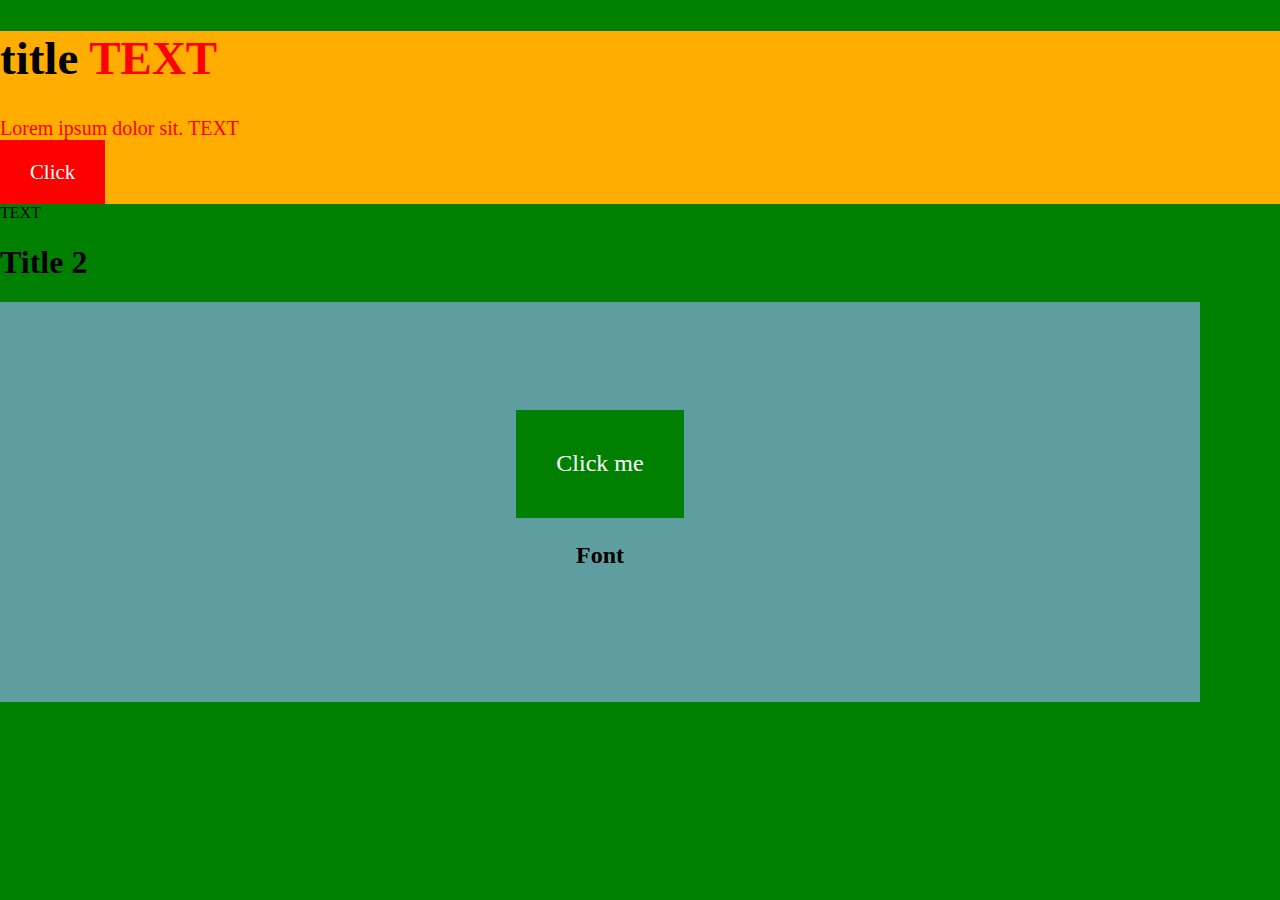
<file: SASS practice/index.html>
<!DOCTYPE html>
<html lang="en">
  <head>
    <meta charset="UTF-8" />
    <meta name="viewport" content="width=device-width, initial-scale=1.0" />
    <title>Document</title>
    <link rel="stylesheet" href="css/style.css" />
  </head>
  <body>
    <div class="wrapper active">
      <h1>title <span>TEXT</span></h1>
      <p>Lorem ipsum dolor sit. <span>TEXT</span></p>
      <button>Click</button>
    </div>
    <span>TEXT</span>

    <h1>Title 2</h1>

    <div class="container">
      <div class="element"></div>
      <button>Click me</button>
      <h2>Font</h2>
    </div>
  </body>
</html>
</file>
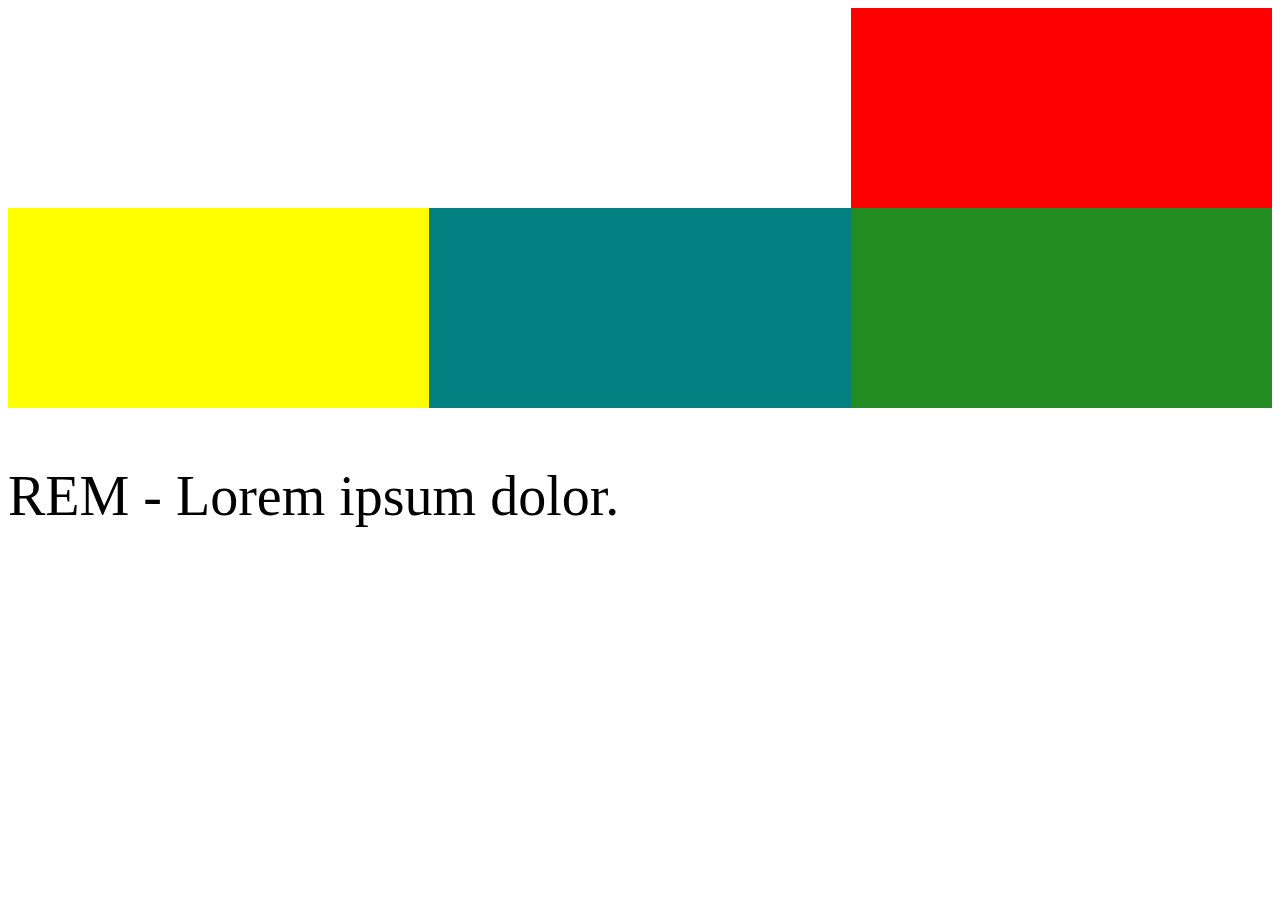
<file: GRID/basics/index.html>
<!doctype html>
<html lang="en">
<head>
    <meta charset="UTF-8">
    <meta name="viewport"
          content="width=device-width, user-scalable=no, initial-scale=1.0, maximum-scale=1.0, minimum-scale=1.0">
    <meta http-equiv="X-UA-Compatible" content="ie=edge">
    <title>Document</title>
    <link rel="stylesheet" href="style.css">
</head>
<body>
    <div class="grid-wrapper">
        <div class="grid-item1"></div>
        <div class="grid-item2"></div>
        <div class="grid-item3"></div>
        <div class="grid-item4"></div>
    </div>

    <div class="text">
        <p>REM - Lorem ipsum dolor.</p>
    </div>
</body>
</html>
</file>
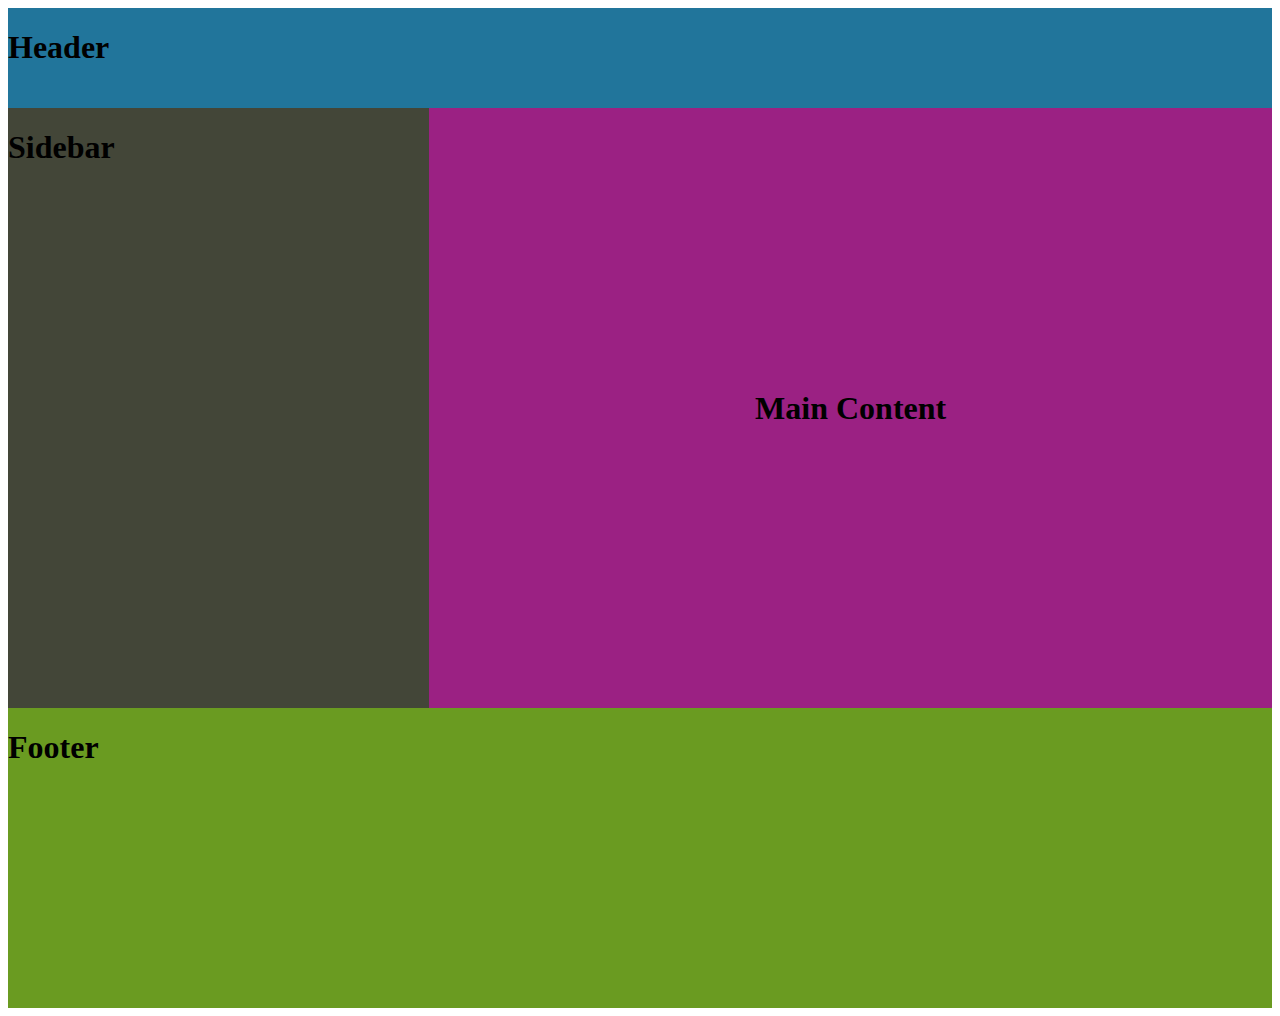
<file: GRID/grid-areas/index.html>
<!doctype html>
<html lang="en">
<head>
    <meta charset="UTF-8">
    <meta name="viewport"
          content="width=device-width, user-scalable=no, initial-scale=1.0, maximum-scale=1.0, minimum-scale=1.0">
    <meta http-equiv="X-UA-Compatible" content="ie=edge">
    <title>Document</title>
    <link rel="stylesheet" href="style.css">
</head>
<body>
    <div class="wrapper">
        <div class="header"><h1>Header</h1></div>
        <div class="main-content"><h1>Main Content</h1></div>
        <div class="sidebar"><h1>Sidebar</h1> </div>
        <div class="footer"><h1>Footer</h1> </div>
    </div>
</body>
</html>
</file>
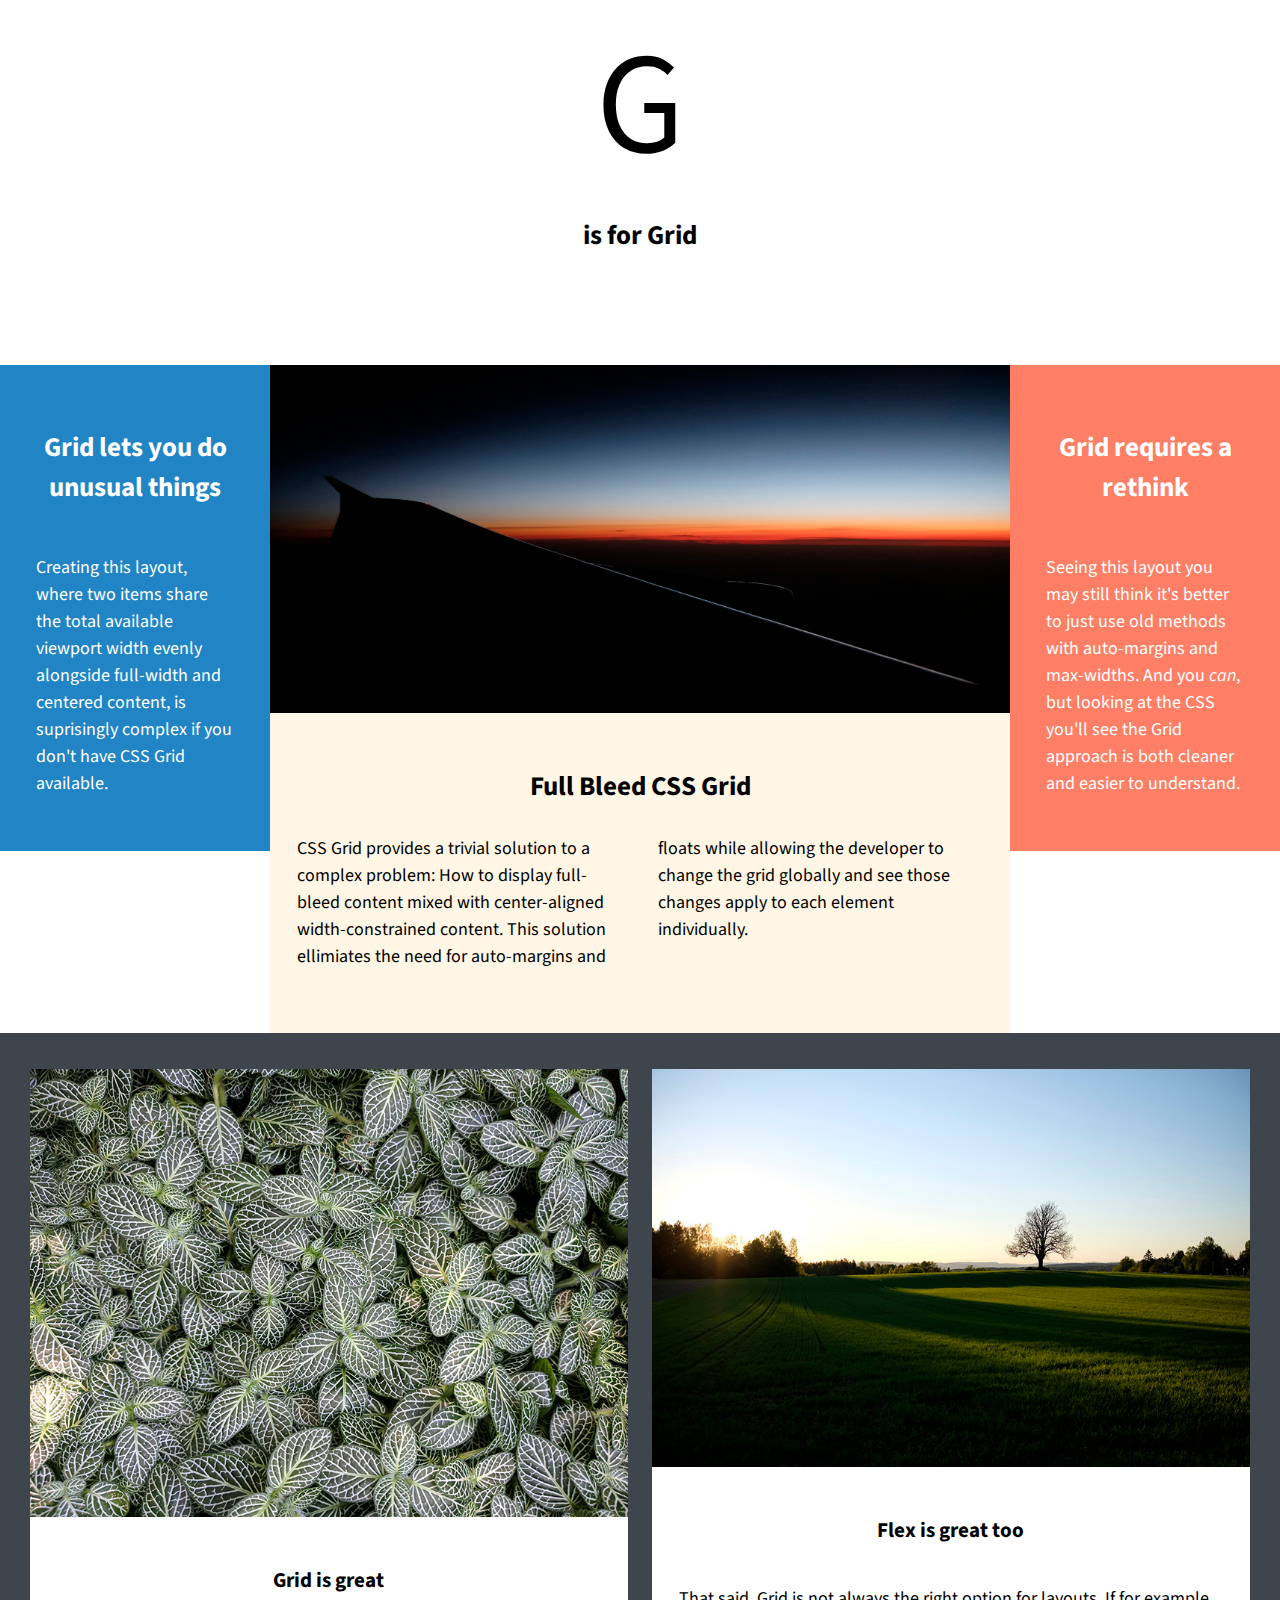
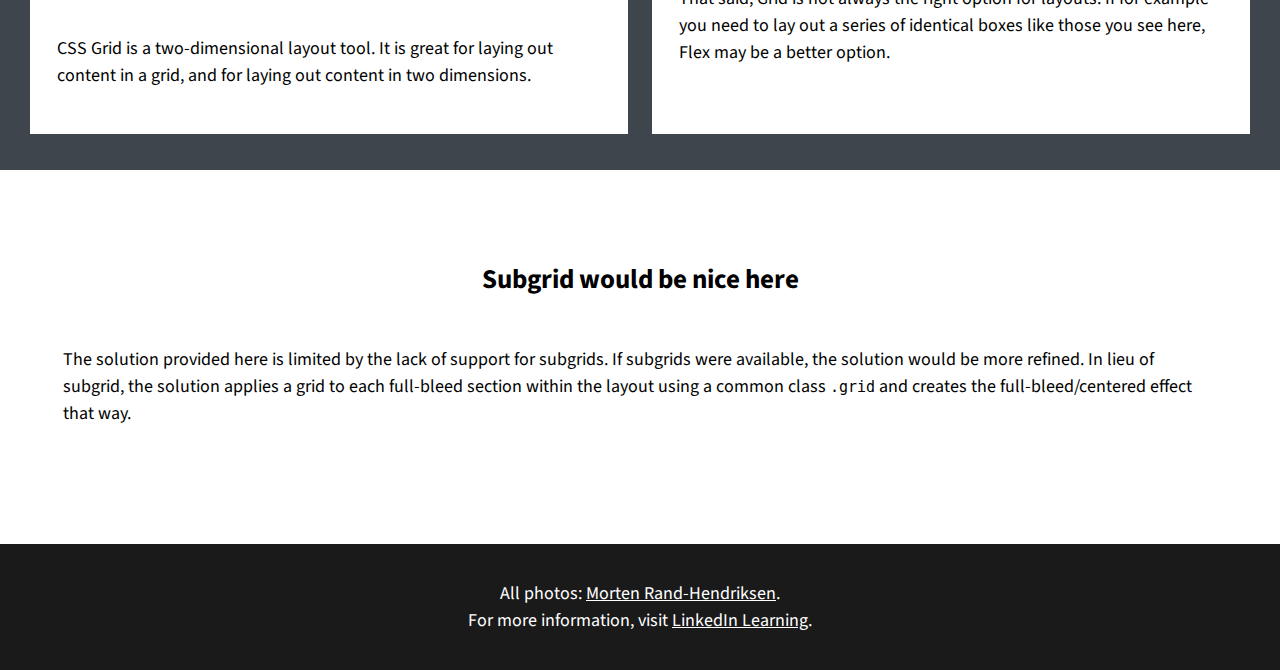
<file: GRID/multi-column-layout/index.html>
<!DOCTYPE html>
<html lang="en-US">

<head>
    <meta charset="UTF-8">
    <meta name="viewport" content="width=device-width, initial-scale=1">
    <title>Basic Grid Demo</title>
    <link href="https://fonts.googleapis.com/css?family=PT+Serif:400,400i,700,700i|Source+Sans+Pro:400,400i,600,600i" rel="stylesheet">
    <link rel="stylesheet" href="style-main.css" type="text/css" media="all">
</head>

<body class="site">
    <a class="skip-link screen-reader-text" href="#content">Skip to content</a>

    <header class="masthead">
        <div class="logo">G</div>
        <h2 class="site-title">is for Grid</h2>
    </header><!-- .masthead -->

    <figure class="feature">
        <img src="images/wing.jpg" alt="The sun sets behind the wing of an airliner.">
    </figure>

    <main id="content" class="main-area">
        <section class="splash">
            <div class="splash-content">
                <h2 class="content-title">Full Bleed CSS Grid</h2>
                <div class="splash-text">
                    <p>CSS Grid provides a trivial solution to a complex problem: How to display full-bleed content mixed with center-aligned width-constrained content. This solution ellimiates the need for auto-margins and floats while allowing the developer to change the grid globally and see those changes apply to each element individually.</p>
                </div><!-- .splash-text -->
            </div><!-- .splash-content -->
        </section><!-- .splash -->

        <section class="buckets">
            <ul>
                <li>
                    <img src="images/nerve.jpg" alt="The leaves of a Nerve Plant.">
                    <div class="bucket">
                        <h3 class="bucket-title">Grid is great</h3>
                        <p>CSS Grid is a two-dimensional layout tool. It is great for laying out content in a grid, and for laying out content in two dimensions.</p>
                    </div><!-- .bucket -->
                </li>
                <li>
                    <img src="images/tree.jpg" alt="A solitary tree in a field.">
                    <div class="bucket">
                        <h3 class="bucket-title">Flex is great too</h3>
                        <p>That said, Grid is not always the right option for layouts. If for example you need to lay out a series of identical boxes like those you see here, Flex may be a better option.</p>
                    </div><!-- .bucket -->
                </li>
            </ul>
        </section><!-- .buckets -->

        <section class="more">
            <div class="more-content">
                <h2 class="content-title">Subgrid would be nice here</h2>
                <p>The solution provided here is limited by the lack of support for subgrids. If subgrids were available, the solution would be more refined. In lieu of subgrid, the solution applies a grid to each full-bleed section within the layout using a common class <code>.grid</code> and creates the full-bleed/centered effect that way.<p>
            </div><!-- .more-content -->
        </section><!-- .more -->

    </main>

    <aside class="sidebar">
        <div class="twin">
            <h2 class="content-title">Grid lets you do unusual things</h2>
            <p>Creating this layout, where two items share the total available viewport width evenly alongside full-width and centered content, is suprisingly complex if you don't have CSS Grid available.</p>
        </div>
        <div class="twin">
            <h2 class="content-title">Grid requires a rethink</h2>
            <p>Seeing this layout you may still think it's better to just use old methods with auto-margins and max-widths. And you <em>can</em>, but looking at the CSS you'll see the Grid approach is both cleaner and easier to understand.</p>
        </div>
    </aside><!-- .sidebar -->

    <footer class="colophon">
		<aside>All photos: <a href="https://twitter.com/mor10" target="_blank" rel="nofollow">Morten Rand-Hendriksen</a>.</aside>
        <aside>For more information, visit <a href="https://linkedin.com/learning" target="_blank" rel="nofollow">LinkedIn Learning</a>.</aside>
    </footer>

</body>

</html>
</file>
<file: SASS practice/css/style.css>
html {
  line-height: 1.15; /* 1 */
  -webkit-text-size-adjust: 100%; /* 2 */
}

body {
  margin: 0;
}

main {
  display: block;
}

h1 {
  font-size: 2em;
  margin: 0.67em 0;
}

hr {
  box-sizing: content-box; /* 1 */
  height: 0; /* 1 */
  overflow: visible; /* 2 */
}

pre {
  font-family: monospace, monospace; /* 1 */
  font-size: 1em; /* 2 */
}

a {
  background-color: transparent;
}

abbr[title] {
  border-bottom: none; /* 1 */
  text-decoration: underline; /* 2 */
  -webkit-text-decoration: underline dotted;
          text-decoration: underline dotted; /* 2 */
}

b,
strong {
  font-weight: bolder;
}

code,
kbd,
samp {
  font-family: monospace, monospace; /* 1 */
  font-size: 1em; /* 2 */
}

small {
  font-size: 80%;
}

sub,
sup {
  font-size: 75%;
  line-height: 0;
  position: relative;
  vertical-align: baseline;
}

sub {
  bottom: -0.25em;
}

sup {
  top: -0.5em;
}

img {
  border-style: none;
}

button,
input,
optgroup,
select,
textarea {
  font-family: inherit; /* 1 */
  font-size: 100%; /* 1 */
  line-height: 1.15; /* 1 */
  margin: 0; /* 2 */
}

button,
input {
  /* 1 */
  overflow: visible;
}

button,
select {
  /* 1 */
  text-transform: none;
}

button,
[type=button],
[type=reset],
[type=submit] {
  -webkit-appearance: button;
}

button::-moz-focus-inner,
[type=button]::-moz-focus-inner,
[type=reset]::-moz-focus-inner,
[type=submit]::-moz-focus-inner {
  border-style: none;
  padding: 0;
}

button:-moz-focusring,
[type=button]:-moz-focusring,
[type=reset]:-moz-focusring,
[type=submit]:-moz-focusring {
  outline: 1px dotted ButtonText;
}

fieldset {
  padding: 0.35em 0.75em 0.625em;
}

legend {
  box-sizing: border-box; /* 1 */
  color: inherit; /* 2 */
  display: table; /* 1 */
  max-width: 100%; /* 1 */
  padding: 0; /* 3 */
  white-space: normal; /* 1 */
}

progress {
  vertical-align: baseline;
}

textarea {
  overflow: auto;
}

[type=checkbox],
[type=radio] {
  box-sizing: border-box; /* 1 */
  padding: 0; /* 2 */
}

/**
     * Correct the cursor style of increment and decrement buttons in Chrome.
     */
[type=number]::-webkit-inner-spin-button,
[type=number]::-webkit-outer-spin-button {
  height: auto;
}

/**
     * 1. Correct the odd appearance in Chrome and Safari.
     * 2. Correct the outline style in Safari.
     */
[type=search] {
  -webkit-appearance: textfield; /* 1 */
  outline-offset: -2px; /* 2 */
}

/**
     * Remove the inner padding in Chrome and Safari on macOS.
     */
[type=search]::-webkit-search-decoration {
  -webkit-appearance: none;
}

/**
     * 1. Correct the inability to style clickable types in iOS and Safari.
     * 2. Change font properties to `inherit` in Safari.
     */
::-webkit-file-upload-button {
  -webkit-appearance: button; /* 1 */
  font: inherit; /* 2 */
}

/* Interactive
       ========================================================================== */
/*
     * Add the correct display in Edge, IE 10+, and Firefox.
     */
details {
  display: block;
}

/*
     * Add the correct display in all browsers.
     */
summary {
  display: list-item;
}

/* Misc
       ========================================================================== */
/**
     * Add the correct display in IE 10+.
     */
template {
  display: none;
}

/**
     * Add the correct display in IE 10.
     */
[hidden] {
  display: none;
}

* {
  margin: 0;
  padding: 0;
  box-sizing: border-box;
}

body {
  background-color: green;
}

.wrapper {
  display: flex;
  align-items: center;
  justify-content: center;
}

.wrapper button {
  padding: 20px 30px;
  color: white;
  background-color: black;
  font-size: 1.3rem;
  border: none;
}

.wrapper button {
  background-color: red;
}

.wrapper {
  background-color: rgb(255, 174, 0);
}
.wrapper h1 {
  font-size: 47px;
  font-weight: bold;
}
.wrapper h1 span {
  color: red;
}
.wrapper h1 span:hover {
  color: floralwhite;
}
.wrapper h1:hover {
  color: floralwhite;
}
.wrapper p {
  font-size: 20px;
  color: red;
}
.wrapper.active {
  display: block;
}
.container {
  display: flex;
  justify-content: center;
  align-items: center;
  flex-wrap: nowrap;
  flex-direction: column;
  background-color: cadetblue;
  max-width: 1200px;
  height: 400px;
}
.container .element {
  background-color: chartreuse;
  width: getPercent(400, 1200) "%";
  height: getPercent(400, 1200) "%";
}
.container button {
  border: none;
  padding: 40px;
  color: white;
  background-color: green;
  font-size: 1.5rem;
}
.container h2 {
  font-size: 1.5rem;
  padding: 1.5rem;
}

h1 {
  color: black;
}/*# sourceMappingURL=style.css.map */
</file>
<file: GRID/basics/style.css>
.grid-wrapper{
    display: grid;
    grid-template-columns: 50% 50%;
    grid-template-columns: 1fr 1fr; /*Fractions*/
    grid-template-columns: 1fr 2fr;
    grid-template-columns: 900px minmax(100px, 200px) 500px; /*minmax*/ /*1em = 16px*/
    grid-template-columns: repeat(3, 1fr); /*repeat()*/
    grid-template-columns: [line-first] 1fr [line-second] 1fr [line-third] 1fr [line-last]; /*named lines*/
    grid-template-columns: [main-start] 1fr [main-end] 1fr [sidebar-start] 1fr [sidebar-end]; /*named lines*/
}

.grid-wrapper div{
    width: 100%;
    height: 200px;
}

.grid-item1{
    background-color: red;
    grid-column: 1/4;
    grid-column: line-second/line-last;
    grid-column: sidebar;
    /*!*named lines*!*/
    /*grid-column: main-start/sidebar-end;*/
    /*grid-column: main/sidebar;*/
    /*grid-column: main;*/
    /*grid-row: 1/2;*/
}
.grid-item2{
    background-color: yellow;
}
.grid-item3{
    background-color: teal;
    /*grid-column: 2 span;*/
    /*grid-row: 2/3;*/
}
.grid-item4{
    background-color: forestgreen;
    /*grid-row: 3; !*extendable*!*/
}

.text{
    font-size: 28px;
}

.text p{
    font-size: 32px;
    font-size: 2rem; /*1rem = 24px*/ /*font-side: 48px*/
    font-size: 2em; /*1em = 28px*/ /*font-size: 52px*/
}

/*button{*/
/*    font-size: 30px;*/
/*}*/

/*button{*/
/*    padding: 1em;*/
/*}*/
</file>
<file: GRID/grid-areas/style.css>
/*.wrapper{*/
/*    display: grid;*/
/*    grid-template-columns: repeat(3, 1fr);*/
/*    grid-template-rows: minmax(100px, auto) repeat(3, minmax(200px, auto)) minmax(300px, auto);*/
/*    grid-template-areas:*/
/*        "header header header"*/
/*        "sidebar main main"*/
/*        "sidebar main main"*/
/*        "sidebar main main"*/
/*        "footer footer footer"*/
/*    ;        !*Create empty area with ".":   "sidebar . main"*!*/
/*}*/

.wrapper{
    display: grid;
    grid-template-columns: repeat(3, 1fr);
    grid-template-rows: minmax(100px, auto) repeat(3, minmax(200px, auto)) minmax(300px, auto);
    grid-auto-rows: minmax(100px, auto);
    grid-template-areas:
        "header header header"
        "sidebar main main"
        "sidebar main main"
        "sidebar main main"
        "footer footer footer"
    ;
}

.wrapper div{
    /*height: 200px;*/
}
.header{
    background-color: #21759b;
    grid-area: header;
}
.main-content{
    background-color: #9b2183;
    grid-area: main;
    display: inherit;
    align-content: center;
    justify-content: center;
}
.sidebar{
    background-color: #434638;
    grid-area: sidebar;
}
.footer{
    background-color: #6a9b21;
    grid-area: footer;
}

@media screen and (max-width: 768px){
    .wrapper{
        grid-template-columns: repeat(2, 1fr);
        grid-template-rows: minmax(100px, auto) minmax(150px, auto) repeat(3, minmax(200px, auto)) minmax(300px, auto);
        grid-template-areas:
        "header header"
        "sidebar sidebar"
        "main main"
        "main main"
        "main main"
        "footer footer"
    ;
    }
}

/*.wrapper div{*/
/*    width: 100%;*/
/*    color: white;*/
/*    font-size: 1.2rem;*/
/*    display: grid;*/
/*    place-items: center;*/
/*}*/

/*.header{*/
/*    background-color: red;*/
/*    grid-area: header;*/
/*}*/
/*.main-content{*/
/*    background-color: yellow;*/
/*    grid-area: main;*/
/*}*/
/*.sidebar{*/
/*    background-color: teal;*/
/*    grid-area: sidebar;*/
/*}*/
/*.footer{*/
/*    background-color: forestgreen;*/
/*    grid-area: footer;*/
/*}*/

/*@media screen and (max-width: 760px){*/
/*    .wrapper{*/
/*        grid-template-columns: repeat(2, 1fr);*/
/*        grid-template-rows: minmax(100px, auto) repeat(4, minmax(200px, auto)) minmax(300px, auto);*/
/*        grid-template-areas:*/
/*            "header header"*/
/*            "sidebar sidebar"*/
/*            "main main"*/
/*            "main main"*/
/*            "main main"*/
/*            "footer footer"*/
/*        ;*/
/*    }*/
/*}*/
</file>
<file: GRID/multi-column-layout/style-main.css>
/*--------------------------------------------------------------
Accessibility
--------------------------------------------------------------*/
/* Text meant only for screen readers */
.screen-reader-text {
	clip: rect(1px, 1px, 1px, 1px);
	position: absolute !important;
	height: 1px;
	width: 1px;
	overflow: hidden;
}

.screen-reader-text:hover,
.screen-reader-text:active,
.screen-reader-text:focus {
	background-color: #f1f1f1;
	border-radius: 3px;
	box-shadow: 0 0 2px 2px rgba(0, 0, 0, 0.6);
	clip: auto !important;
	color: #21759b;
	display: block;
	font-size: 14px;
	font-weight: bold;
	height: auto;
	left: 5px;
	line-height: normal;
	padding: 15px 23px 14px;
	text-decoration: none;
	top: 5px;
	width: auto;
	z-index: 100000; /* Above WP toolbar */
}

/*--------------------------------------------------------------
Typography
--------------------------------------------------------------*/

body {
	margin: 0;
}

body,
button,
input,
select,
textarea {
	font-family: 'Source Sans Pro', 'Helvetica', 'Arial', sans-serif;
	font-size: 18px;
	line-height: 1.5;
}

h1,
h2,
h3,
h4,
h5,
h6 {
	clear: both;
}

p {
	margin-bottom: 1.5em;
}

b,
strong {
	font-weight: bold;
}

dfn,
cite,
em,
i {
	font-style: italic;
}

blockquote {
	margin: 0 1.5em;
}

address {
	margin: 0 0 1.5em;
}

pre {
    display: inline-block;
    font-family: "Courier 10 Pitch", Courier, monospace;
    color: #ddca7e;
    background: #282c34;
	padding: .5em .8em;
    border-radius: .2em;
}

code,
kbd,
tt,
var {
	font: 15px Monaco, Consolas, "Andale Mono", "DejaVu Sans Mono", monospace;
}

abbr,
acronym {
	border-bottom: 1px dotted #666;
	cursor: help;
}

mark,
ins {
	background: #fff9c0;
	text-decoration: none;
}

sup,
sub {
	font-size: 75%;
	height: 0;
	line-height: 0;
	position: relative;
	vertical-align: baseline;
}

sup {
	bottom: 1ex;
}

sub {
	top: .5ex;
}

small {
	font-size: 75%;
}

big {
	font-size: 125%;
}

figure {
	margin: 0;
	padding: 0;
}


/*--------------------------------------------------------------
General styling
--------------------------------------------------------------*/

h1,
h2,
h3 {
	text-align: center;
	margin: 0;
	padding: 1em 0;
}

p {
	margin: 0;
	padding: 1em 0;
}

img {
	display: block;
	border: 0;
	width: 100%;
	height: auto;
}


/* Promo section */

.logo,
.site-title {
	text-align: center;
}

.logo {
	font-size: 8em;
}

.site-title {
	margin-top: -1em;
	margin-bottom: 3em;
}

/* Splash section */

.splash {
	background: #FFF6E5;
	padding-bottom: 2em;
}

.splash-content {
	padding: 1.5em;
}

@media screen and (min-width: 600px) {
	.splash-text {
		columns: 2;
		column-gap: 2em;
	}

	.splash-text p {
		padding-top: 0;
	}
}

/* Buckets section */

.buckets {
	padding: 2em 1em 1em;
	background: #3E454C;
}

.buckets ul {
	margin: 0;
	padding: 0;
}

.buckets li {
	margin-bottom: 1em;
	background: white;
	list-style-type: none;
}

.bucket {
	padding: 1.5em;
}

/* More section */

.more {
	padding: 2em;
}

.more-content {
	padding: 1.5em;
}

/* Twins section */

.sidebar {
	background: hsl(0, 0%, 90%);
}

.twin {
	padding: 2em;
	background: #2185C5;
	color: white;
}

.twin:last-of-type {
	background: #FF7F66;
}

/* Colophon section */
.colophon {
	padding: 2em;
	background: hsl(0, 0%, 10%);
	color: white;
	text-align: center;
}

.colophon a {
	color: white;
}

.colophon a:hover,
.colophon a:focus {
	border-bottom: 1px solid white;
}


/*--------------------------------------------------------------
Use flex to create a three-bucket layout
--------------------------------------------------------------*/

@media screen and (min-width: 700px) {
	@supports (display: flex) {

		.buckets ul {
			display: flex;
			justify-content: space-around;
		}

		.buckets li {
			width: 48%;
		}

	}
}

/*--------------------------------------------------------------
Basic responsive layout for all browsers:
--------------------------------------------------------------*/

.site {
	max-width: 50em;
	margin: 0 auto;
}

/*--------------------------------------------------------------
CSS Grid layout for modern browsers:
--------------------------------------------------------------*/

@supports (grid-area: auto) {
	@media screen and (min-width: 50em) {
		.site{
			max-width: none;
			display: grid;
			grid-template-columns: 15em auto;
		}

		.masthead{
			grid-column: 1/2;
			grid-row: 1/3;
		}

		.sidebar{
			grid-column: 2/4;
			grid-row: 3/4;
		}

		.feature{
			grid-column: 2/4;
		}

		.main-area{
			grid-column: 2/4;
			grid-row: 2/3;
		}

		.colophon{
			grid-column: 1/4;
		}
	}

	@media screen and (min-width: 65em) {
		.site{
			/*grid-template-columns: 15em auto 15em;*/
			grid-template-columns: 8em auto 13em;
		}

		.sidebar{
			grid-column: 3/4;
			grid-row: 1/4;
		}

		.main-area{
			grid-column: 2/3;
		}

		.feature{
			grid-column: 2/3;
		}
	}

	@media screen and (min-width: 75em) {
		.site{
			grid-template-columns: 15em auto 15em;
		}
		.masthead{
			grid-column: 1/4;
			grid-row: 1/2;
		}

		.feature{
			grid-row: 2/3;
		}
		.main-area{
			grid-row: 3/4;
			grid-column: 1/4;
			display: grid;
			grid-template-columns: inherit;
		}

		.splash{
			grid-column: 2/3;
		}

		.buckets, .more{
			grid-column: 1/4;
		}


		.sidebar{
			display: grid;
			grid-template-columns: inherit;
			grid-column: 1/4;
			grid-row: 2/3;
			height: 0;
		}

		.twin:last-of-type{
			grid-column: 3/4;
		}


	}
}

/*@supports (grid-area: auto) {*/
/*	@media screen and (min-width: 50em){*/
/*		.site{*/
/*			max-width: none;*/
/*			display: grid;*/
/*			grid-template-columns: 15em auto;*/
/*		}*/

/*		.masthead {*/
/*			grid-column: 1/2;*/
/*			grid-row: 1/3;*/
/*		}*/

/*		.feature{*/
/*			grid-column: 2/4;*/
/*		}*/

/*		.main-area{*/
/*			grid-column: 2/3;*/
/*		}*/

/*		.sidebar{*/
/*			grid-column: 2/3;*/
/*		}*/

/*		.colophon{*/
/*			grid-column: 1/3;*/
/*		}*/
/*	}*/

/*	@media screen and (min-width: 65em){*/

/*		.site{*/
/*			!*grid-template-columns: 15em auto 15em;*!*/
/*			grid-template-columns: 15em minmax(auto, 30em) 15em;*/
/*			justify-content: center;*/
/*		}*/
/*		.sidebar{*/
/*			grid-column: 3/4;*/
/*			!*grid-row: 1/3;*!*/
/*		}*/

/*		.colophon{*/
/*			grid-column: 1/4;*/
/*		}*/
/*	}*/

/*	@media screen and (min-width: 75em){*/
/*		.site{*/
/*			grid-template-columns: 15em auto 15em;*/
/*		}*/
/*		.masthead{*/
/*			grid-column: 1/4;*/
/*			grid-row: 1/2;*/
/*		}*/

/*		.feature{*/
/*			grid-column: 2/3;*/
/*		}*/

/*		.sidebar{*/
/*			display: inherit;*/
/*			grid-template-columns: inherit;*/
/*			grid-column: 1/4;*/
/*			grid-row: 2/3;*/
/*			height: 0;*/
/*		}*/

/*		.twin:last-of-type{*/
/*			grid-column: 3/4;*/
/*		}*/

/*		.main-area{*/
/*			display: inherit;*/
/*			grid-template-columns: inherit;*/
/*			grid-column: 1/4;*/
/*		}*/

/*		.splash{*/
/*			display: inherit;*/
/*			grid-column: 2/3;*/
/*		}*/

/*		.more{*/
/*			display: inherit;*/
/*			grid-column: 1/4;*/
/*			grid-row: 4/5;*/
/*		}*/

/*		.buckets{*/
/*			display: inherit;*/
/*			grid-column: 1/4;*/
/*			grid-row: 3/4;*/
/*		}*/
/*	}*/

/*}*/
</file>
